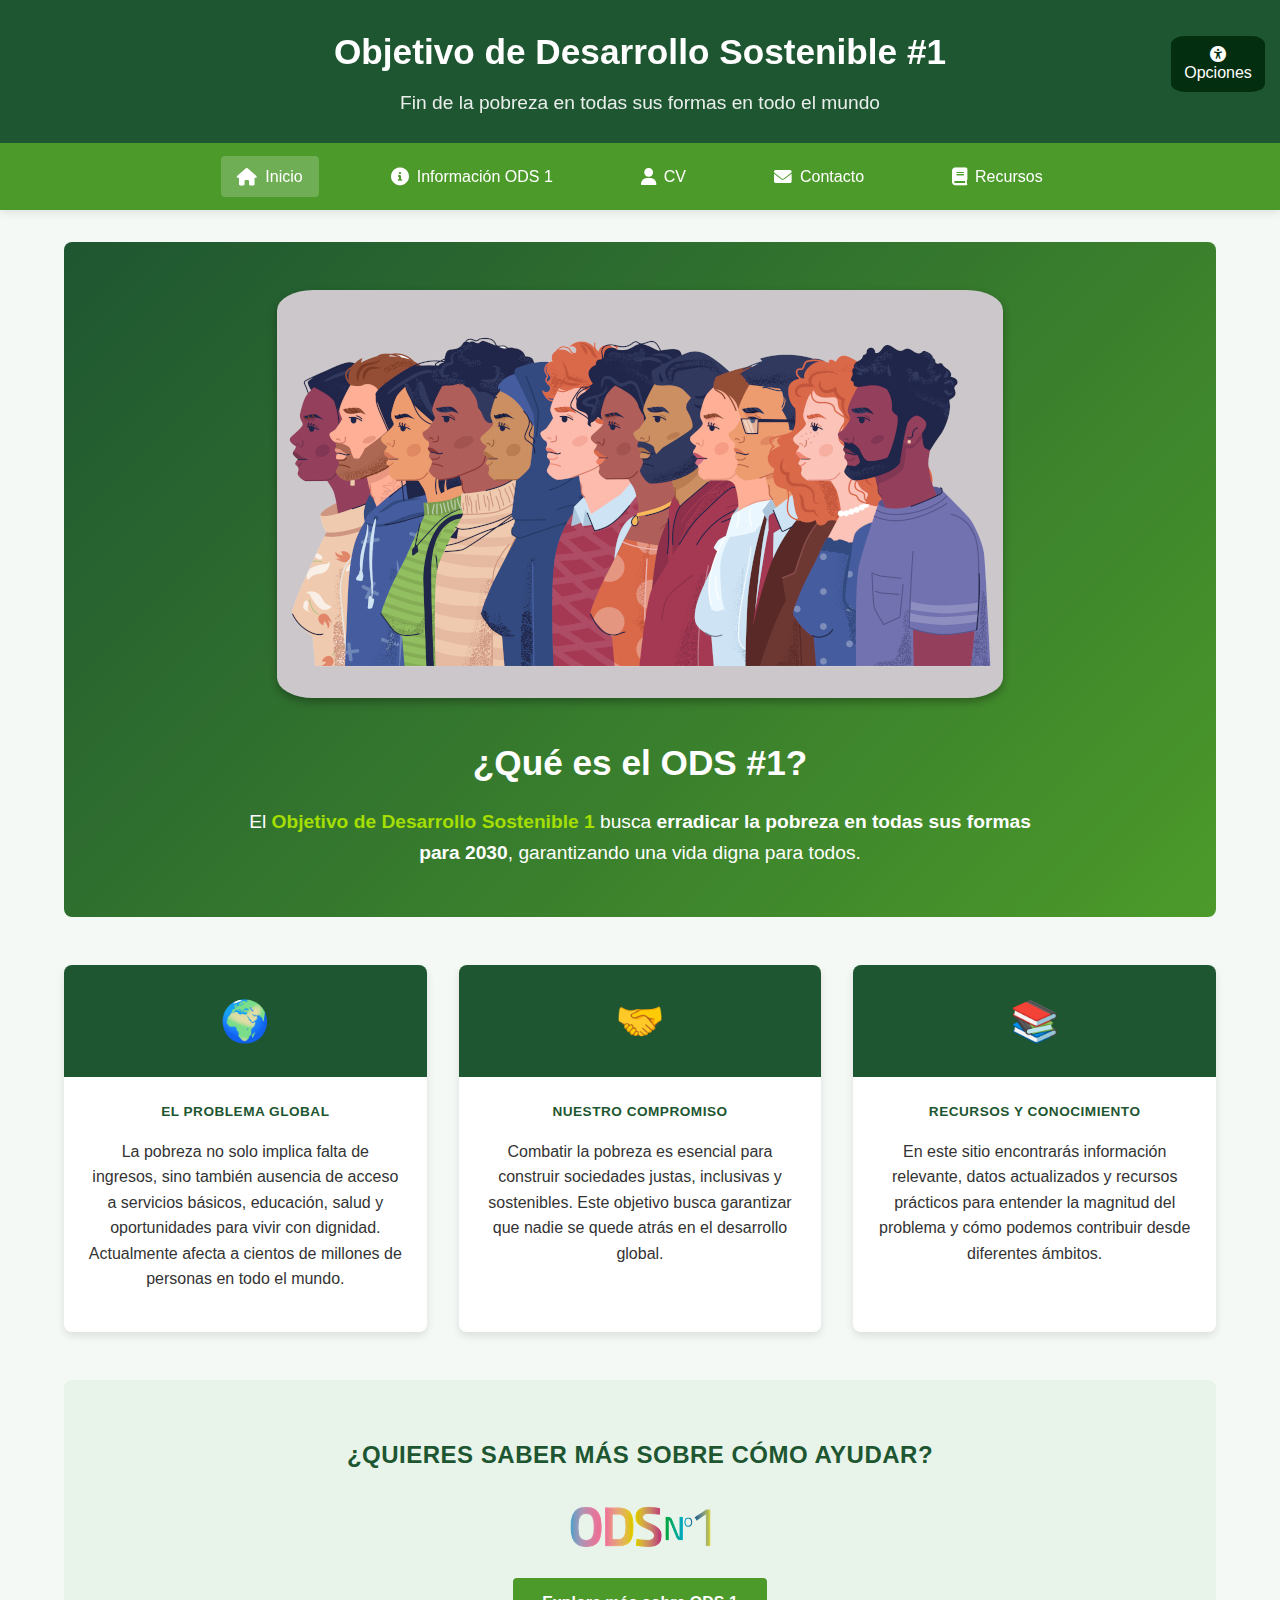
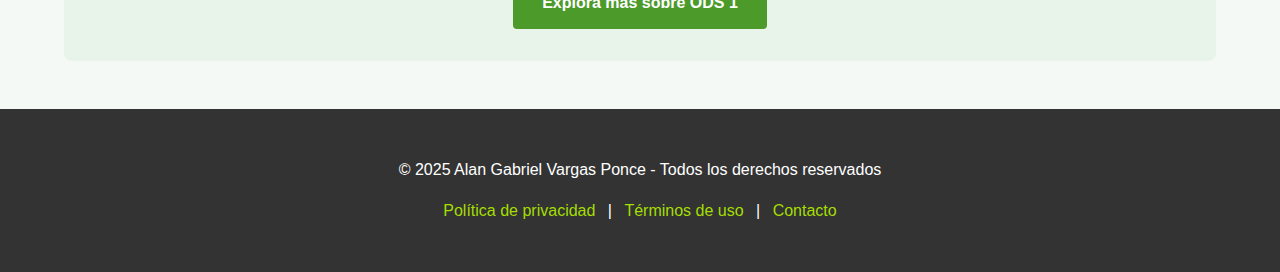
<file: index.html>
<!DOCTYPE html>
<html lang="es">
<head>
  <meta charset="UTF-8" />
  <meta name="viewport" content="width=device-width, initial-scale=1" />
  <title>ODS 1 - Fin de la pobreza</title>
  <link rel="icon" href="img/ods_icon.png"> <!-- Page icon -->
  <link rel="stylesheet" href="css/style.css" />
  <link rel="stylesheet" href="css/ods1.css" />
  <link rel="stylesheet" href="https://cdnjs.cloudflare.com/ajax/libs/font-awesome/6.0.0/css/all.min.css" />
</head>
<body>
  <div id="page-content"> <!-- Envolvemos el contenido de la page (excepto el panel de accesibilidad) con id "page-content" -->
    <header id="header-static" class="main-header">
      <div class="header-content">
        <h1>Objetivo de Desarrollo Sostenible #1</h1>
        <p class="header-subtitle">Fin de la pobreza en todas sus formas en todo el mundo</p>
      </div>
      <nav class="main-nav">
        <ul class="items">
          <li><a href="index.html" class="active"><i class="fas fa-home"></i> Inicio</a></li>
          <li><a href="ods1.html"><i class="fas fa-info-circle"></i> Información ODS 1</a></li>
          <li><a href="cv.html"><i class="fas fa-user"></i> CV</a></li>
          <li><a href="contacto.html"><i class="fas fa-envelope"></i> Contacto</a></li>
          <li><a href="recursos.html"><i class="fas fa-book"></i> Recursos</a></li>
        </ul>
      </nav>
    </header>

    <main class="ods-main-content">
      <section class="hero-section">
        <div class="hero-content">
          <div class="hero-image">
            <img src="img/example.jpg" alt="Personas de diferentes culturas unidas contra la pobreza" class="hero-img">
          </div>
          <h2>¿Qué es el ODS #1?</h2>
          <p class="intro-text">
            El <span class="highlight">Objetivo de Desarrollo Sostenible 1</span> busca <strong>erradicar la pobreza en todas sus formas para 2030</strong>, garantizando una vida digna para todos.
          </p>
        </div>
      </section>

      <!-- Rest of your HTML remains the same -->
      <section class="content-section">
        <div class="card">
          <div class="card-icon">
            <span class="icon">🌍</span>
          </div>
          <div class="card-content">
            <h3 class="title">El problema global</h3>
            <p>La pobreza no solo implica falta de ingresos, sino también ausencia de acceso a servicios básicos, educación, salud y oportunidades para vivir con dignidad. Actualmente afecta a cientos de millones de personas en todo el mundo.</p>
          </div>
        </div>

        <div class="card">
          <div class="card-icon">
            <span class="icon">🤝</span>
          </div>
          <div class="card-content">
            <h3 class="title">Nuestro compromiso</h3>
            <p>Combatir la pobreza es esencial para construir sociedades justas, inclusivas y sostenibles. Este objetivo busca garantizar que nadie se quede atrás en el desarrollo global.</p>
          </div>
        </div>

        <div class="card">
          <div class="card-icon">
            <span class="icon">📚</span>
          </div>
          <div class="card-content">
            <h3 class="title">Recursos y conocimiento</h3>
            <p>En este sitio encontrarás información relevante, datos actualizados y recursos prácticos para entender la magnitud del problema y cómo podemos contribuir desde diferentes ámbitos.</p>
          </div>
        </div>
      </section>

      <section class="call-to-action">
        <h3>¿Quieres saber más sobre cómo ayudar?</h3>
        <img src="./img/ods_1.png" alt="ODS 1" width="15%" /><br>
        <a href="ods1.html" class="cta-button">Explora más sobre ODS 1</a>
      </section>
    </main>

    <footer class="main-footer">
      <div class="footer-content">
        <p>© 2025 Alan Gabriel Vargas Ponce - Todos los derechos reservados</p>
        <p class="footer-links">
          <a href="#">Política de privacidad</a> | 
          <a href="#">Términos de uso</a> | 
          <a href="contacto.html">Contacto</a>
        </p>
      </div>
    </footer>
  </div>

  <!-- Rest of your HTML remains unchanged -->
  <!-- Accesibilidad -->
  <div id="accessibility-panel" class="accessibility-panel"> <!-- Agarramos el id en ods1.css (es hijo directo de body) -->
    <button id="accessibility-toggle" class="accessibility-toggle" aria-label="Abrir panel de accesibilidad">
      <i class="fas fa-universal-access"></i><br> <!-- Salto de linea -->
      Opciones <!-- Se imprime debajo del icon por el salto de linea -->
    </button>

    <div id="accessibility-controls" class="accessibility-controls" style="display: none;">
      <div class="accessibility-header">
        <h3>Opciones de Accesibilidad</h3>
        <button id="close-accessibility" class="close-btn" aria-label="Cerrar panel">
          <i class="fas fa-times"></i>
        </button>
      </div>
      <div class="accessibility-options">
        <div class="accessibility-group">
          <h4>Tamaño de texto</h4>
          <button onclick="changeFontSize('increase')"><i class="fas fa-text-height"></i> Aumentar</button>
          <button onclick="changeFontSize('decrease')"><i class="fas fa-text-width"></i> Disminuir</button>
          <button onclick="resetFontSize()"><i class="fas fa-undo"></i> Restablecer</button>
        </div>
        
        <div class="accessibility-group">
          <h4>Tipo de fuente</h4>
          <select onchange="changeFontFamily(this.value)">
            <option value="default">Predeterminada</option>
            <option value="times">Times New Roman</option>
            <option value="Courier New">Comic Sans MS</option>
          </select>
        </div>
        
        <div class="accessibility-group">
          <h4>Visualización</h4>
          <button onclick="toggleDarkMode()"><i class="fas fa-moon"></i> Modo Oscuro</button>
          <button onclick="toggleHighContrast()"><i class="fas fa-adjust"></i> Alto Contraste</button>
          <button onclick="toggleColorBlindFilter()"><i class="fas fa-eye"></i> Filtro Daltonismo</button>
        </div>
        
        <div class="accessibility-group">
          <h4>Opciones avanzadas</h4>
          <button onclick="toggleCursor()"><i class="fas fa-mouse-pointer"></i> Cursor Grande</button>
          <button onclick="toggleImages()"><i class="fas fa-image"></i> Ocultar Imágenes</button>
          <button onclick="toggleLinks()"><i class="fas fa-link"></i> Resaltar Links</button>
        </div>
        
        <div class="accessibility-group">
          <button onclick="resetAccessibility()" class="reset-btn"><i class="fas fa-sync-alt"></i> Restablecer todo</button>
          <button onclick="saveSettings()" class="save-btn"><i class="fas fa-save"></i> Guardar configuración</button>
        </div>
      </div>
    </div>
  </div>
  

  
  <script src="js/accessibility.js"></script>
</body>
</html>
</file>
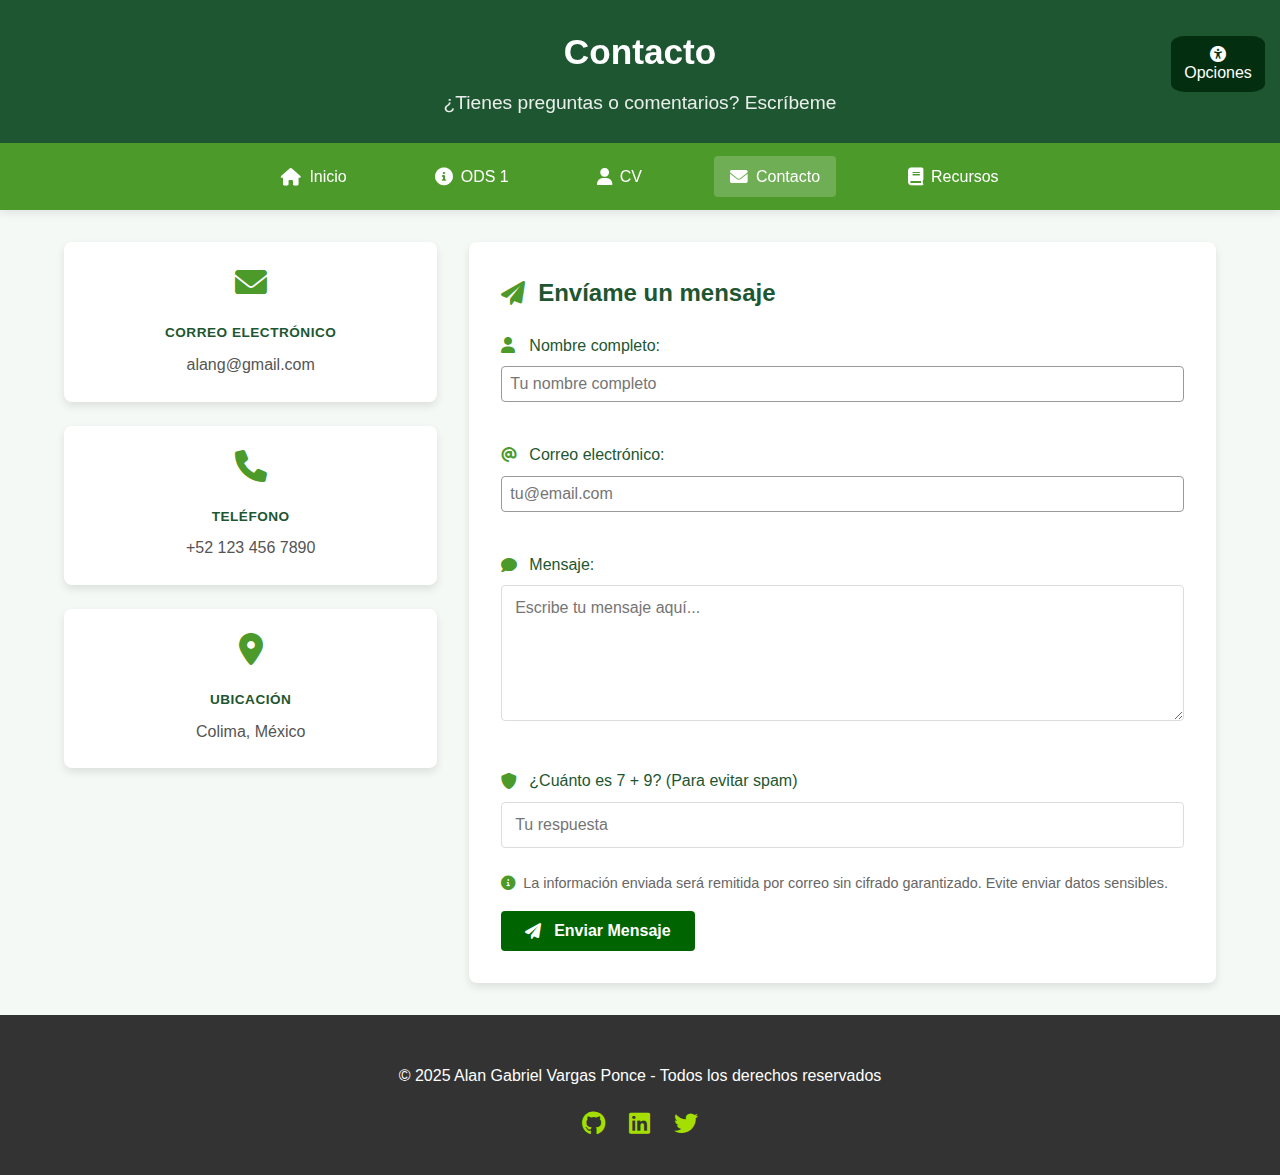
<file: contacto.html>
<!DOCTYPE html>
<html lang="es">
<head>
  <meta charset="UTF-8" />
  <meta name="viewport" content="width=device-width, initial-scale=1" />
  <title>Contacto - Alan Gabriel Vargas Ponce</title>
  <link rel="icon" href="img/ods_icon.png"> <!-- Page icon -->
  <link rel="stylesheet" href="css/style.css" />
  <link rel="stylesheet" href="css/contacto.css" />
  <link rel="stylesheet" href="https://cdnjs.cloudflare.com/ajax/libs/font-awesome/6.0.0/css/all.min.css" />
</head>
<body>
  <div id="page-content"> <!-- Envolvemos el contenido de la page (excepto el panel de accesibilidad) con id "page-content" -->
    <header id="header-static" class="contact-header">
      <div class="header-content">
        <h1>Contacto</h1>
        <p class="header-subtitle">¿Tienes preguntas o comentarios? Escríbeme</p>
      </div>
      <nav class="main-nav">
        <ul>
          <li><a href="index.html"><i class="fas fa-home"></i> Inicio</a></li>
          <li><a href="ods1.html"><i class="fas fa-info-circle"></i> ODS 1</a></li>
          <li><a href="cv.html"><i class="fas fa-user"></i> CV</a></li>
          <li><a href="contacto.html" class="active"><i class="fas fa-envelope"></i> Contacto</a></li>
          <li><a href="recursos.html"><i class="fas fa-book"></i> Recursos</a></li>
        </ul>
      </nav>
    </header>

    <main class="contact-main">
      <div class="contact-container">
        <section class="contact-info">
          <div class="info-card">
            <i class="fas fa-envelope"></i>
            <h3>Correo Electrónico</h3>
            <p>alang@gmail.com</p>
          </div>
          <div class="info-card">
            <i class="fas fa-phone"></i>
            <h3>Teléfono</h3>
            <p>+52 123 456 7890</p>
          </div>
          <div class="info-card">
            <i class="fas fa-map-marker-alt"></i>
            <h3>Ubicación</h3>
            <p>Colima, México</p>
          </div>
        </section>

        <form id="contact-form" class="contact-form" action="https://formspree.io/f/xkgrlyee" method="POST" onsubmit="return validateForm()">
          <h2 class="form-title"><i class="fas fa-paper-plane"></i> Envíame un mensaje</h2>
          
          <div class="form-group">
            <label for="name"><i class="fas fa-user"></i> Nombre completo:</label>
            <input type="text" id="name" name="name" required placeholder="Tu nombre completo" />
          </div>
          
          <div class="form-group">
            <label for="email"><i class="fas fa-at"></i> Correo electrónico:</label>
            <input type="email" id="email" name="_replyto" required placeholder="tu@email.com" />
          </div>
          
          <div class="form-group">
            <label for="message"><i class="fas fa-comment"></i> Mensaje:</label>
            <textarea id="message" name="message" rows="6" required placeholder="Escribe tu mensaje aquí..."></textarea>
          </div>
          
          <div class="form-group">
            <label for="captcha" id="captcha-label"><i class="fas fa-shield-alt"></i> ¿Cuánto es 3 + 4? (Para evitar spam)</label>
            <input type="number" id="captcha" name="captcha" required placeholder="Tu respuesta" />
          </div>

          
          <div class="form-footer">
            <small><i class="fas fa-info-circle"></i> La información enviada será remitida por correo sin cifrado garantizado. Evite enviar datos sensibles.</small>
            <button type="submit" class="submit-btn">
              <i class="fas fa-paper-plane"></i> Enviar Mensaje
            </button>
          </div>
        </form>
      </div>
    </main>

    <footer class="contact-footer">
      <div class="footer-content">
        <p>© 2025 Alan Gabriel Vargas Ponce - Todos los derechos reservados</p>
        <div class="social-links">
          <a href="#" aria-label="GitHub"><i class="fab fa-github"></i></a>
          <a href="#" aria-label="LinkedIn"><i class="fab fa-linkedin"></i></a>
          <a href="#" aria-label="Twitter"><i class="fab fa-twitter"></i></a>
        </div>
      </div>
    </footer>

    <script src="js/accessibility.js"></script>
    <script>
      function validateForm() {
        const name = document.getElementById('name').value.trim();
        const email = document.getElementById('email').value.trim();
        const message = document.getElementById('message').value.trim();
        const captcha = document.getElementById('captcha').value.trim();

        const emailRegex = /^[^\s@]+@[^\s@]+\.[^\s@]+$/;
        if (!name || !email || !message || !captcha) {
          alert('Por favor, completa todos los campos.');
          return false;
        }
        if (!emailRegex.test(email)) {
          alert('Por favor, ingresa un correo válido.');
          return false;
        }
        if (captcha !== '7') {
          alert('Respuesta incorrecta en la pregunta anti-spam.');
          return false;
        }

        const forbiddenChars = /[{}\[\]<>\"'\/]/;
        if (forbiddenChars.test(name) || forbiddenChars.test(message)) {
          alert('Por favor, no utilices caracteres especiales');
          return false;
        }
        
        // Mostrar mensaje de éxito
        alert('¡Mensaje enviado con éxito! Gracias por contactarme.');
        return true;
      }
    </script>

    <script>
      // Variables globales para los números y la suma correcta
      let num1, num2, correctSum;

      // Función para generar una suma nueva y actualizar el label
      function generateCaptcha() {
        num1 = Math.floor(Math.random() * 10) + 1; // 1 a 10
        num2 = Math.floor(Math.random() * 10) + 1; // 1 a 10
        correctSum = num1 + num2;

        const label = document.getElementById('captcha-label');
        if (label) {
          label.innerHTML = `<i class="fas fa-shield-alt"></i> ¿Cuánto es ${num1} + ${num2}? (Para evitar spam)`;
        }
      }

      // Llama a generateCaptcha cuando cargue la página
      document.addEventListener('DOMContentLoaded', generateCaptcha);

      // Modificar la validación para usar la suma dinámica
      function validateForm() {
        const name = document.getElementById('name').value.trim();
        const email = document.getElementById('email').value.trim();
        const message = document.getElementById('message').value.trim();
        const captcha = document.getElementById('captcha').value.trim();

        const emailRegex = /^[^\s@]+@[^\s@]+\.[^\s@]+$/;
        if (!name || !email || !message || !captcha) {
          alert('Por favor, completa todos los campos.');
          return false;
        }
        if (!emailRegex.test(email)) {
          alert('Por favor, ingresa un correo válido.');
          return false;
        }

        // Validar la respuesta del captcha comparando con correctSum
        if (parseInt(captcha, 10) !== correctSum) {
          alert('Respuesta incorrecta en la pregunta anti-spam.');
          return false;
        }

        const forbiddenChars = /[{}\[\]<>\"'\/]/;
        if (forbiddenChars.test(name) || forbiddenChars.test(message)) {
          alert('Por favor, no utilices caracteres especiales');
          return false;
        }
        
        // Mostrar mensaje de éxito
        alert('¡Mensaje enviado con éxito! Gracias por contactarme.');
        return true;
      }
    </script>

  </div>

  <!-- Accesibilidad -->
  <div id="accessibility-panel" class="accessibility-panel"> <!-- Agarramos el id en ods1.css (es hijo directo de body) -->
    <button id="accessibility-toggle" class="accessibility-toggle" aria-label="Abrir panel de accesibilidad">
      <i class="fas fa-universal-access"></i><br> <!-- Salto de linea -->
      Opciones <!-- Se imprime debajo del icon por el salto de linea -->
    </button>

    <div id="accessibility-controls" class="accessibility-controls" style="display: none;">
      <div class="accessibility-header">
        <h3>Opciones de Accesibilidad</h3>
        <button id="close-accessibility" class="close-btn" aria-label="Cerrar panel">
          <i class="fas fa-times"></i>
        </button>
      </div>
      <div class="accessibility-options">
        <div class="accessibility-group">
          <h4>Tamaño de texto</h4>
          <button onclick="changeFontSize('increase')"><i class="fas fa-text-height"></i> Aumentar</button>
          <button onclick="changeFontSize('decrease')"><i class="fas fa-text-width"></i> Disminuir</button>
          <button onclick="resetFontSize()"><i class="fas fa-undo"></i> Restablecer</button>
        </div>
        
        <div class="accessibility-group">
          <h4>Tipo de fuente</h4>
          <select onchange="changeFontFamily(this.value)">
            <option value="default">Predeterminada</option>
            <option value="times">Times New Roman</option>
            <option value="comic">Comic Sans MS</option>
          </select>
        </div>
        
        <div class="accessibility-group">
          <h4>Visualización</h4>
          <button onclick="toggleDarkMode()"><i class="fas fa-moon"></i> Modo Oscuro</button>
          <button onclick="toggleHighContrast()"><i class="fas fa-adjust"></i> Alto Contraste</button>
          <button onclick="toggleColorBlindFilter()"><i class="fas fa-eye"></i> Filtro Daltonismo</button>
        </div>
        
        <div class="accessibility-group">
          <h4>Opciones avanzadas</h4>
          <button onclick="toggleCursor()"><i class="fas fa-mouse-pointer"></i> Cursor Grande</button>
          <button onclick="toggleImages()"><i class="fas fa-image"></i> Ocultar Imágenes</button>
          <button onclick="toggleLinks()"><i class="fas fa-link"></i> Resaltar Links</button>
        </div>
        
        <div class="accessibility-group">
          <button onclick="resetAccessibility()" class="reset-btn"><i class="fas fa-sync-alt"></i> Restablecer todo</button>
          <button onclick="saveSettings()" class="save-btn"><i class="fas fa-save"></i> Guardar configuración</button>
        </div>
      </div>
    </div>
  </div>

</body>
</html>
</file>
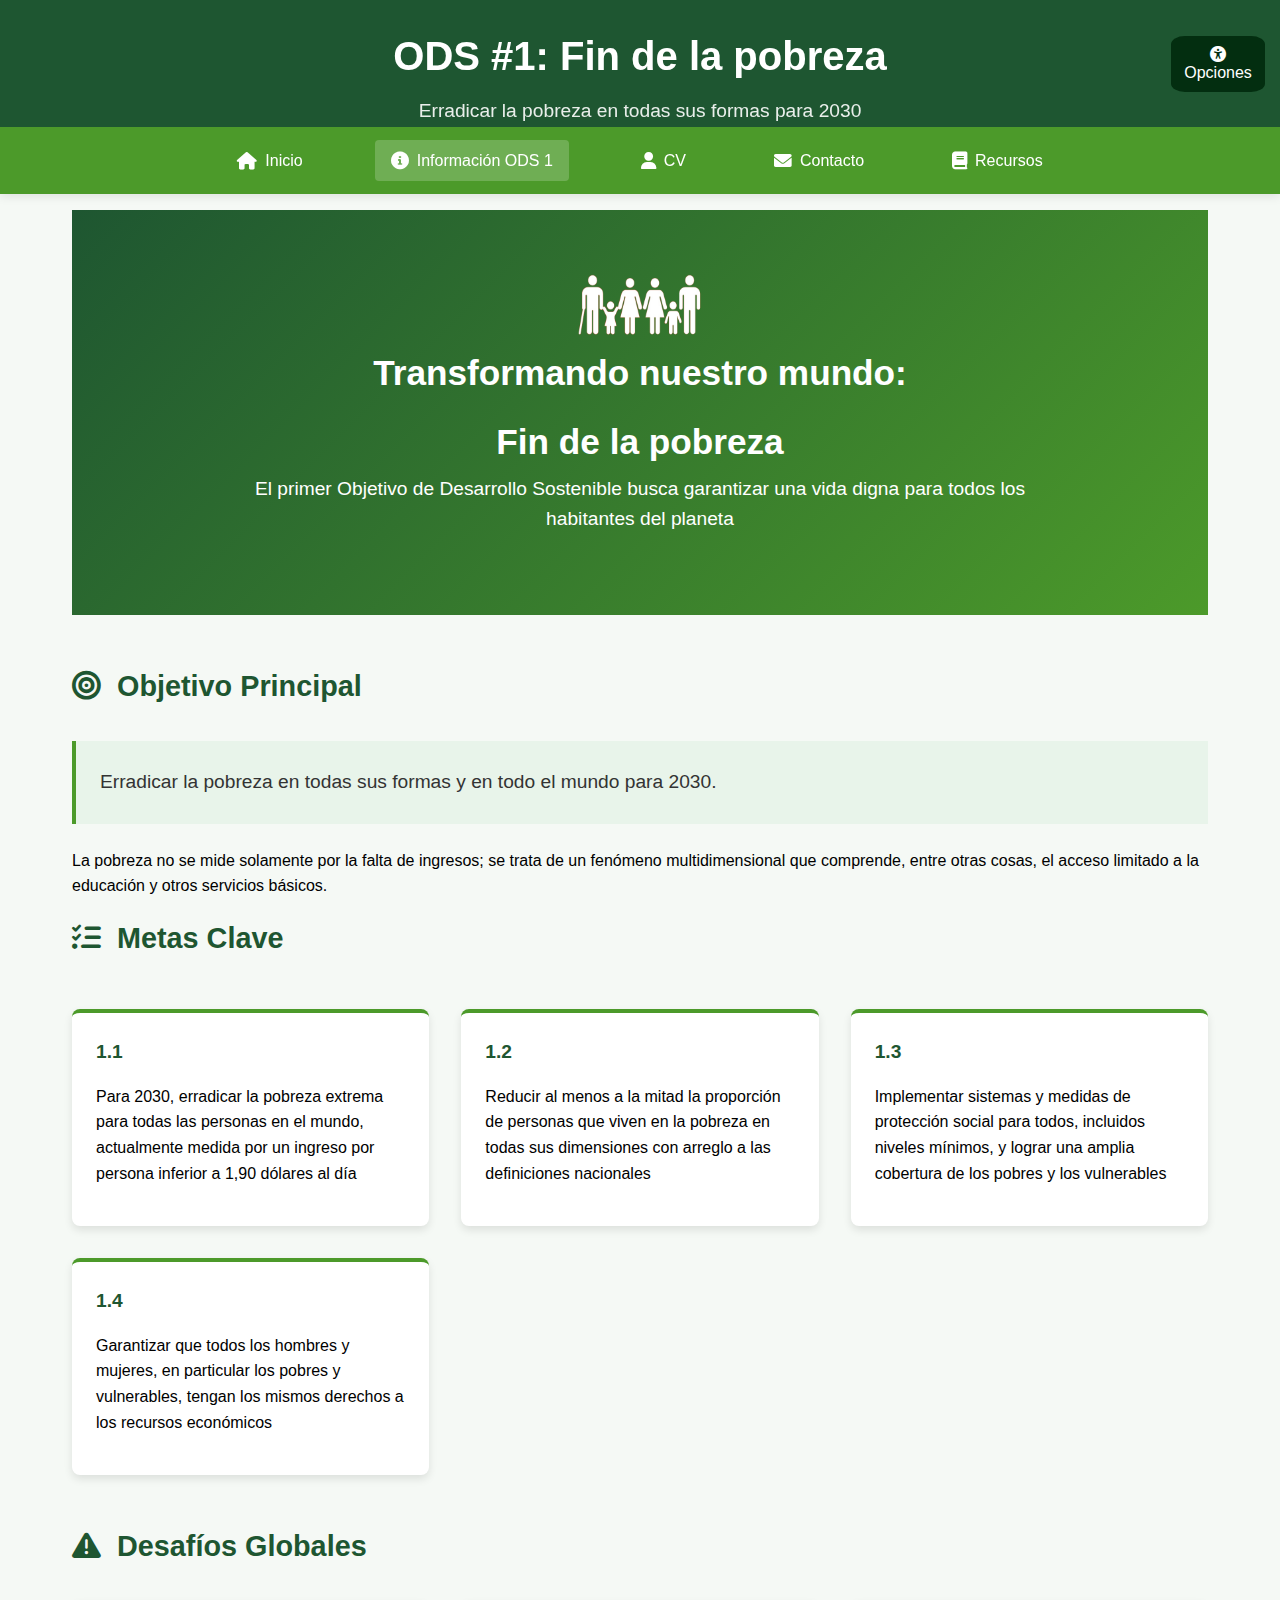
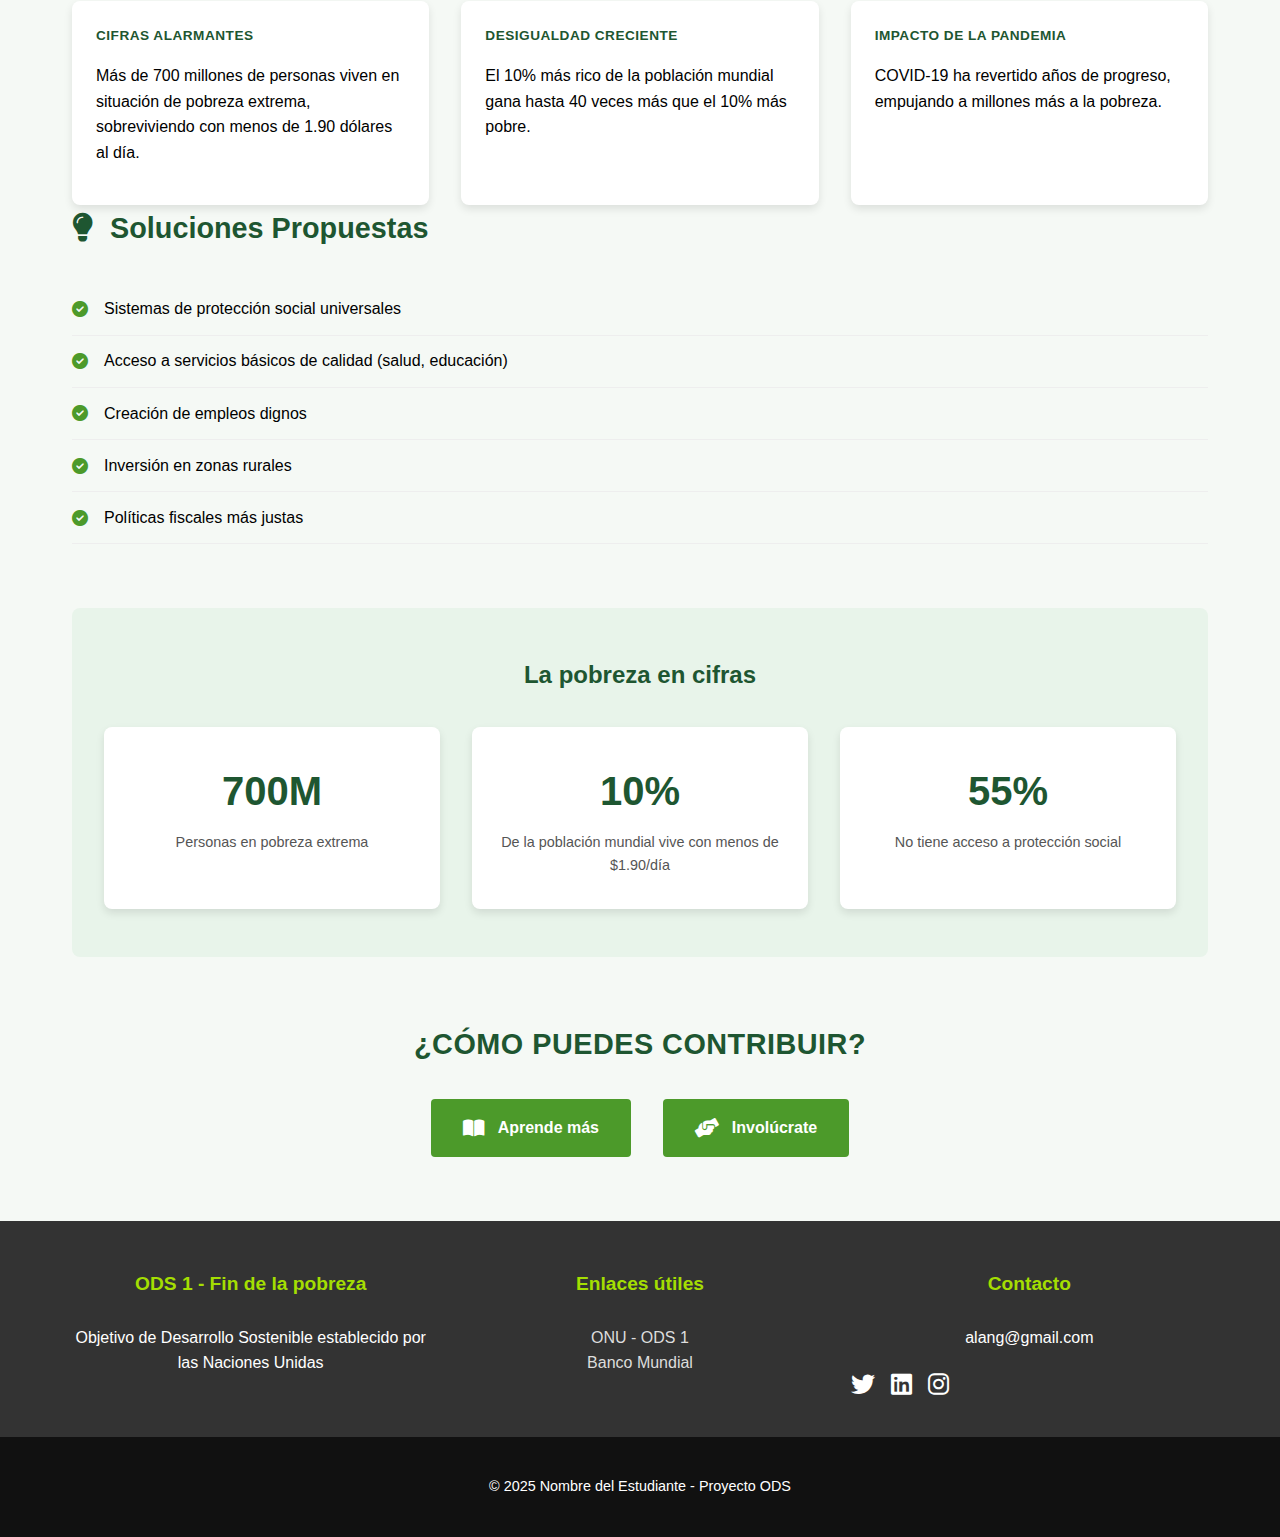
<file: ods1.html>
<!DOCTYPE html>
<html lang="es">
<head>
  <meta charset="UTF-8" />
  <meta name="viewport" content="width=device-width, initial-scale=1" />
  <title>Información ODS 1 - Fin de la pobreza</title>
  <link rel="icon" href="img/ods_icon.png"> <!-- Page icon -->
  <link rel="stylesheet" href="css/style.css" />
  <link rel="stylesheet" href="css/ods1-details.css" />
  <link rel="stylesheet" href="https://cdnjs.cloudflare.com/ajax/libs/font-awesome/6.0.0/css/all.min.css" />
</head>
<body>
  <div id="page-content"> <!-- Envolvemos el contenido de la page (excepto el panel de accesibilidad) con id "page-content" -->
    <header id="header-static" class="ods-header">
      <div class="header-content">
        <h1>ODS #1: Fin de la pobreza</h1>
        <p class="header-subtitle">Erradicar la pobreza en todas sus formas para 2030</p>
      </div>
      <nav class="main-nav">
        <ul>
          <li><a href="index.html"><i class="fas fa-home"></i> Inicio</a></li>
          <li><a href="ods1.html" class="active"><i class="fas fa-info-circle"></i> Información ODS 1</a></li>
          <li><a href="cv.html"><i class="fas fa-user"></i> CV</a></li>
          <li><a href="contacto.html"><i class="fas fa-envelope"></i> Contacto</a></li>
          <li><a href="recursos.html"><i class="fas fa-book"></i> Recursos</a></li>
        </ul>
      </nav>
    </header>

    <main class="ods-main">
      <section class="hero-banner">
        <img src="./img/objetivo1.png" alt="ODS 1" />
        <div class="hero-content">
          <h2>Transformando nuestro mundo:</h2>
          <h2>Fin de la pobreza</h2>
          <p>El primer Objetivo de Desarrollo Sostenible busca garantizar una vida digna para todos los habitantes del planeta</p>
        </div>
      </section>

      <article class="ods-content">
        <section class="objective-section">
          <div class="section-header">
            <i class="fas fa-bullseye"></i>
            <h2>Objetivo Principal</h2>
          </div>
          <p class="highlight-text">Erradicar la pobreza en todas sus formas y en todo el mundo para 2030.</p>
          <p>La pobreza no se mide solamente por la falta de ingresos; se trata de un fenómeno multidimensional que comprende, entre otras cosas, el acceso limitado a la educación y otros servicios básicos.</p>
        </section>

        <section class="targets-section">
          <div class="section-header">
            <i class="fas fa-list-check"></i>
            <h2>Metas Clave</h2>
          </div>
          <div class="targets-grid">
            <div class="target-card">
              <div class="target-number">1.1</div>
              <p>Para 2030, erradicar la pobreza extrema para todas las personas en el mundo, actualmente medida por un ingreso por persona inferior a 1,90 dólares al día</p>
            </div>
            <div class="target-card">
              <div class="target-number">1.2</div>
              <p>Reducir al menos a la mitad la proporción de personas que viven en la pobreza en todas sus dimensiones con arreglo a las definiciones nacionales</p>
            </div>
            <div class="target-card">
              <div class="target-number">1.3</div>
              <p>Implementar sistemas y medidas de protección social para todos, incluidos niveles mínimos, y lograr una amplia cobertura de los pobres y los vulnerables</p>
            </div>
            <div class="target-card">
              <div class="target-number">1.4</div>
              <p>Garantizar que todos los hombres y mujeres, en particular los pobres y vulnerables, tengan los mismos derechos a los recursos económicos</p>
            </div>
          </div>
        </section>

        <section class="challenges-section">
          <div class="section-header">
            <i class="fas fa-exclamation-triangle"></i>
            <h2>Desafíos Globales</h2>
          </div>
          <div class="challenges-content">
            <div class="challenge-item">
              <h3>Cifras alarmantes</h3>
              <p>Más de 700 millones de personas viven en situación de pobreza extrema, sobreviviendo con menos de 1.90 dólares al día.</p>
            </div>
            <div class="challenge-item">
              <h3>Desigualdad creciente</h3>
              <p>El 10% más rico de la población mundial gana hasta 40 veces más que el 10% más pobre.</p>
            </div>
            <div class="challenge-item">
              <h3>Impacto de la pandemia</h3>
              <p>COVID-19 ha revertido años de progreso, empujando a millones más a la pobreza.</p>
            </div>
          </div>
        </section>

        <section class="solutions-section">
          <div class="section-header">
            <i class="fas fa-lightbulb"></i>
            <h2>Soluciones Propuestas</h2>
          </div>
          <ul class="solutions-list">
            <li><i class="fas fa-check-circle"></i> Sistemas de protección social universales</li>
            <li><i class="fas fa-check-circle"></i> Acceso a servicios básicos de calidad (salud, educación)</li>
            <li><i class="fas fa-check-circle"></i> Creación de empleos dignos</li>
            <li><i class="fas fa-check-circle"></i> Inversión en zonas rurales</li>
            <li><i class="fas fa-check-circle"></i> Políticas fiscales más justas</li>
          </ul>
        </section>
      </article>

      <section class="data-visualization">
        <h2>La pobreza en cifras</h2>
        <div class="stats-grid">
          <div class="stat-item">
            <div class="stat-number">700M</div>
            <div class="stat-label">Personas en pobreza extrema</div>
          </div>
          <div class="stat-item">
            <div class="stat-number">10%</div>
            <div class="stat-label">De la población mundial vive con menos de $1.90/día</div>
          </div>
          <div class="stat-item">
            <div class="stat-number">55%</div>
            <div class="stat-label">No tiene acceso a protección social</div>
          </div>
        </div>
      </section>

      <section class="call-to-action">
        <h3>¿Cómo puedes contribuir?</h3>
        <div class="action-buttons">
          <a href="recursos.html" class="action-btn"><i class="fas fa-book-open"></i> Aprende más</a>
          <a href="contacto.html" class="action-btn"><i class="fas fa-hands-helping"></i> Involúcrate</a>
        </div>
      </section>
    </main>

    <footer class="ods-footer">
      <div class="footer-content">
        <div class="footer-section">
          <h4>ODS 1 - Fin de la pobreza</h4>
          <p>Objetivo de Desarrollo Sostenible establecido por las Naciones Unidas</p>
        </div>
        <div class="footer-section">
          <h4>Enlaces útiles</h4>
          <ul>
            <li><a href="https://www.un.org/sustainabledevelopment/es/poverty/" target="_blank">ONU - ODS 1</a></li>
            <li><a href="https://www.bancomundial.org/es/topic/poverty" target="_blank">Banco Mundial</a></li>
          </ul>
        </div>
        <div class="footer-section">
          <h4>Contacto</h4>
          <p>alang@gmail.com</p>
          <div class="social-icons">
            <a href="#"><i class="fab fa-twitter"></i></a>
            <a href="#"><i class="fab fa-linkedin"></i></a>
            <a href="#"><i class="fab fa-instagram"></i></a>
          </div>
        </div>
      </div>
      <div class="footer-bottom">
        <p>© 2025 Nombre del Estudiante - Proyecto ODS</p>
      </div>
    </footer>
  </div>

  <!-- Accesibilidad -->
  <div id="accessibility-panel" class="accessibility-panel"> <!-- Agarramos el id en ods1.css (es hijo directo de body) -->
    <button id="accessibility-toggle" class="accessibility-toggle" aria-label="Abrir panel de accesibilidad">
      <i class="fas fa-universal-access"></i><br> <!-- Salto de linea -->
      Opciones <!-- Se imprime debajo del icon por el salto de linea -->
    </button>

    <div id="accessibility-controls" class="accessibility-controls" style="display: none;">
      <div class="accessibility-header">
        <h3>Opciones de Accesibilidad</h3>
        <button id="close-accessibility" class="close-btn" aria-label="Cerrar panel">
          <i class="fas fa-times"></i>
        </button>
      </div>
      <div class="accessibility-options">
        <div class="accessibility-group">
          <h4>Tamaño de texto</h4>
          <button onclick="changeFontSize('increase')"><i class="fas fa-text-height"></i> Aumentar</button>
          <button onclick="changeFontSize('decrease')"><i class="fas fa-text-width"></i> Disminuir</button>
          <button onclick="resetFontSize()"><i class="fas fa-undo"></i> Restablecer</button>
        </div>
        
        <div class="accessibility-group">
          <h4>Tipo de fuente</h4>
          <select onchange="changeFontFamily(this.value)">
            <option value="default">Predeterminada</option>
            <option value="times">Times New Roman</option>
            <option value="comic">Comic Sans MS</option>
          </select>
        </div>
        
        <div class="accessibility-group">
          <h4>Visualización</h4>
          <button onclick="toggleDarkMode()"><i class="fas fa-moon"></i> Modo Oscuro</button>
          <button onclick="toggleHighContrast()"><i class="fas fa-adjust"></i> Alto Contraste</button>
          <button onclick="toggleColorBlindFilter()"><i class="fas fa-eye"></i> Filtro Daltonismo</button>
        </div>
        
        <div class="accessibility-group">
          <h4>Opciones avanzadas</h4>
          <button onclick="toggleCursor()"><i class="fas fa-mouse-pointer"></i> Cursor Grande</button>
          <button onclick="toggleImages()"><i class="fas fa-image"></i> Ocultar Imágenes</button>
          <button onclick="toggleLinks()"><i class="fas fa-link"></i> Resaltar Links</button>
        </div>
        
        <div class="accessibility-group">
          <button onclick="resetAccessibility()" class="reset-btn"><i class="fas fa-sync-alt"></i> Restablecer todo</button>
          <button onclick="saveSettings()" class="save-btn"><i class="fas fa-save"></i> Guardar configuración</button>
        </div>
      </div>
    </div>
  </div>

  <script src="js/accessibility.js"></script>
</body>
</html>
</file>
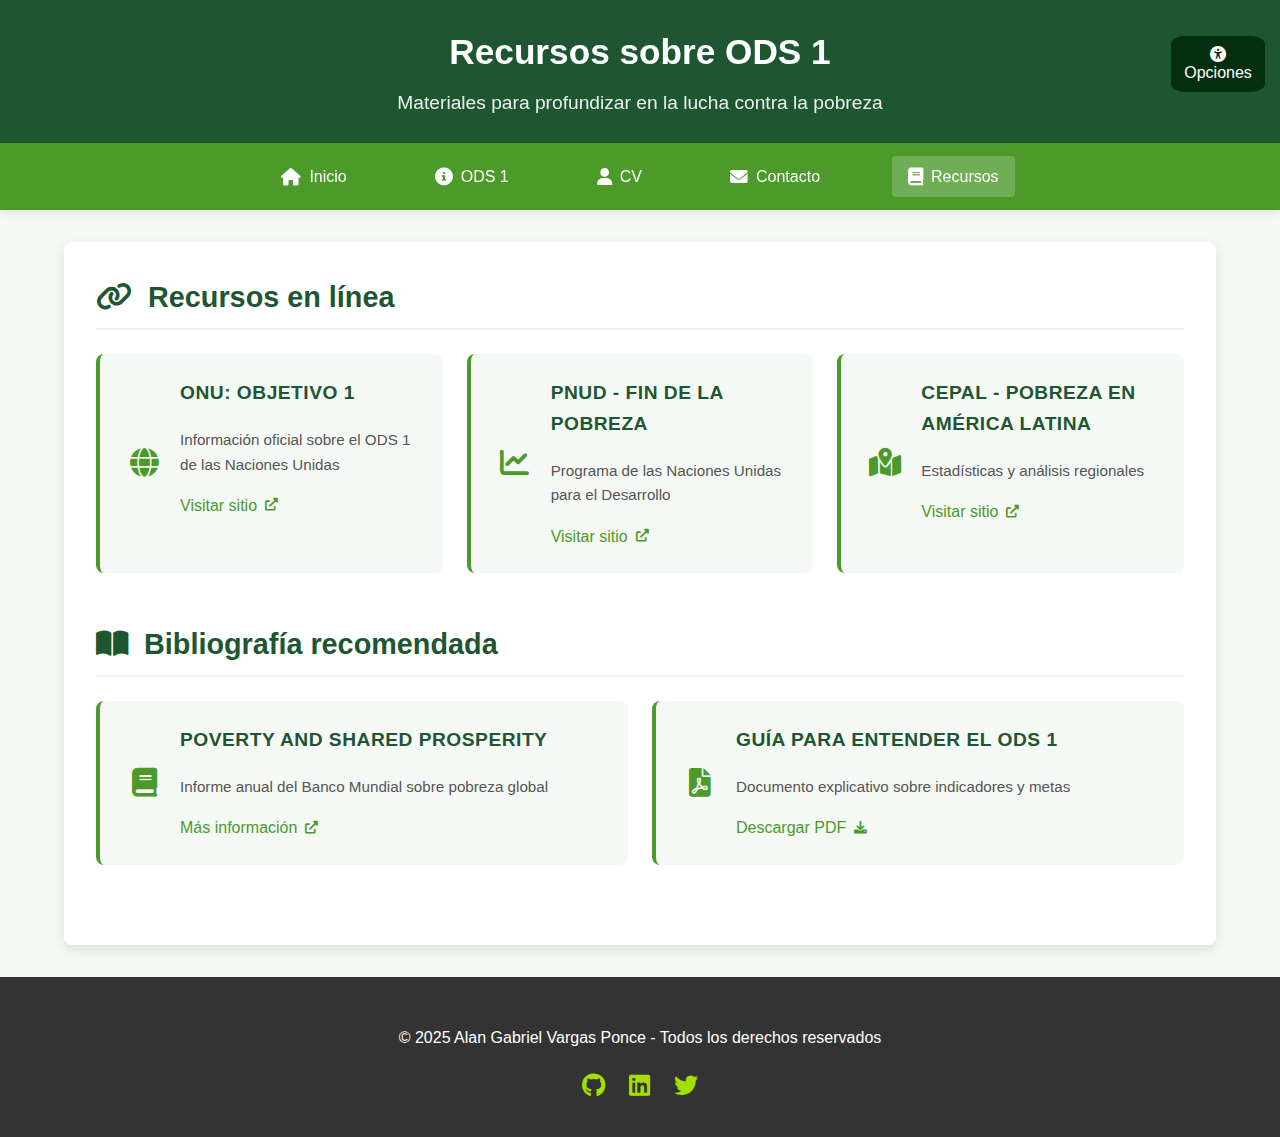
<file: recursos.html>
<!DOCTYPE html>
<html lang="es">
<head>
  <meta charset="UTF-8" />
  <meta name="viewport" content="width=device-width, initial-scale=1" />
  <title>Recursos ODS 1 - Fin de la Pobreza</title>
  <link rel="icon" href="img/ods_icon.png"> <!-- Page icon -->
  <link rel="stylesheet" href="css/style.css" />
  <link rel="stylesheet" href="css/recursos.css" />
  <link rel="stylesheet" href="https://cdnjs.cloudflare.com/ajax/libs/font-awesome/6.0.0/css/all.min.css" />
</head>
<body>
  <div id="page-content"> <!-- Envolvemos el contenido de la page (excepto el panel de accesibilidad) con id "page-content" -->
    <header id="header-static" class="resources-header">
      <div class="header-content">
        <h1>Recursos sobre ODS 1</h1>
        <p class="header-subtitle">Materiales para profundizar en la lucha contra la pobreza</p>
      </div>
      <nav class="main-nav">
        <ul>
          <li><a href="index.html"><i class="fas fa-home"></i> Inicio</a></li>
          <li><a href="ods1.html"><i class="fas fa-info-circle"></i> ODS 1</a></li>
          <li><a href="cv.html"><i class="fas fa-user"></i> CV</a></li>
          <li><a href="contacto.html"><i class="fas fa-envelope"></i> Contacto</a></li>
          <li><a href="recursos.html" class="active"><i class="fas fa-book"></i> Recursos</a></li>
        </ul>
      </nav>
    </header>

    <main class="resources-main">
      <div class="resources-container">
        <section class="resource-section">
          <div class="section-header">
            <i class="fas fa-link"></i>
            <h2>Recursos en línea</h2>
          </div>
          <div class="resource-grid">
            <div class="resource-card">
              <div class="resource-icon">
                <i class="fas fa-globe"></i>
              </div>
              <div class="resource-content">
                <h3>ONU: Objetivo 1</h3>
                <p>Información oficial sobre el ODS 1 de las Naciones Unidas</p>
                <a href="https://www.un.org/sustainabledevelopment/poverty/" target="_blank" rel="noopener noreferrer" class="resource-link">
                  Visitar sitio <i class="fas fa-external-link-alt"></i>
                </a>
              </div>
            </div>
            
            <div class="resource-card">
              <div class="resource-icon">
                <i class="fas fa-chart-line"></i>
              </div>
              <div class="resource-content">
                <h3>PNUD - Fin de la Pobreza</h3>
                <p>Programa de las Naciones Unidas para el Desarrollo</p>
                <a href="https://www.undp.org/content/undp/en/home/sustainable-development-goals/goal-1-no-poverty.html" target="_blank" rel="noopener noreferrer" class="resource-link">
                  Visitar sitio <i class="fas fa-external-link-alt"></i>
                </a>
              </div>
            </div>
            
            <div class="resource-card">
              <div class="resource-icon">
                <i class="fas fa-map-marked-alt"></i>
              </div>
              <div class="resource-content">
                <h3>CEPAL - Pobreza en América Latina</h3>
                <p>Estadísticas y análisis regionales</p>
                <a href="https://www.cepal.org/es/temas/pobreza" target="_blank" rel="noopener noreferrer" class="resource-link">
                  Visitar sitio <i class="fas fa-external-link-alt"></i>
                </a>
              </div>
            </div>
          </div>
        </section>

        <section class="resource-section">
          <div class="section-header">
            <i class="fas fa-book-open"></i>
            <h2>Bibliografía recomendada</h2>
          </div>
          <div class="resource-grid">
            <div class="resource-card">
              <div class="resource-icon">
                <i class="fas fa-book"></i>
              </div>
              <div class="resource-content">
                <h3>Poverty and Shared Prosperity</h3>
                <p>Informe anual del Banco Mundial sobre pobreza global</p>
                <a href="https://www.worldbank.org/en/publication/poverty-and-shared-prosperity" target="_blank" rel="noopener noreferrer" class="resource-link">
                  Más información <i class="fas fa-external-link-alt"></i>
                </a>
              </div>
            </div>
            
            <div class="resource-card">
              <div class="resource-icon">
                <i class="fas fa-file-pdf"></i>
              </div>
              <div class="resource-content">
                <h3>Guía para entender el ODS 1</h3>
                <p>Documento explicativo sobre indicadores y metas</p>
                <a href="https://unstats.un.org/sdgs/report/2021/" target="_blank" rel="noopener noreferrer" class="resource-link">
                  Descargar PDF <i class="fas fa-download"></i>
                </a>
              </div>
            </div>
          </div>
        </section>
      </div>
    </main>

    <footer class="resources-footer">
      <div class="footer-content">
        <p>© 2025 Alan Gabriel Vargas Ponce - Todos los derechos reservados</p>
        <div class="footer-links">
          <a href="#" aria-label="GitHub"><i class="fab fa-github"></i></a>
          <a href="#" aria-label="LinkedIn"><i class="fab fa-linkedin"></i></a>
          <a href="#" aria-label="Twitter"><i class="fab fa-twitter"></i></a>
        </div>
      </div>
    </footer>
  </div>

  <!-- Accesibilidad -->
  <div id="accessibility-panel" class="accessibility-panel"> <!-- Agarramos el id en ods1.css (es hijo directo de body) -->
    <button id="accessibility-toggle" class="accessibility-toggle" aria-label="Abrir panel de accesibilidad">
      <i class="fas fa-universal-access"></i><br> <!-- Salto de linea -->
      Opciones <!-- Se imprime debajo del icon por el salto de linea -->
    </button>

    <div id="accessibility-controls" class="accessibility-controls" style="display: none;">
      <div class="accessibility-header">
        <h3>Opciones de Accesibilidad</h3>
        <button id="close-accessibility" class="close-btn" aria-label="Cerrar panel">
          <i class="fas fa-times"></i>
        </button>
      </div>
      <div class="accessibility-options">
        <div class="accessibility-group">
          <h4>Tamaño de texto</h4>
          <button onclick="changeFontSize('increase')"><i class="fas fa-text-height"></i> Aumentar</button>
          <button onclick="changeFontSize('decrease')"><i class="fas fa-text-width"></i> Disminuir</button>
          <button onclick="resetFontSize()"><i class="fas fa-undo"></i> Restablecer</button>
        </div>
        
        <div class="accessibility-group">
          <h4>Tipo de fuente</h4>
          <select onchange="changeFontFamily(this.value)">
            <option value="default">Predeterminada</option>
            <option value="times">Times New Roman</option>
            <option value="comic">Comic Sans MS</option>
          </select>
        </div>
        
        <div class="accessibility-group">
          <h4>Visualización</h4>
          <button onclick="toggleDarkMode()"><i class="fas fa-moon"></i> Modo Oscuro</button>
          <button onclick="toggleHighContrast()"><i class="fas fa-adjust"></i> Alto Contraste</button>
          <button onclick="toggleColorBlindFilter()"><i class="fas fa-eye"></i> Filtro Daltonismo</button>
        </div>
        
        <div class="accessibility-group">
          <h4>Opciones avanzadas</h4>
          <button onclick="toggleCursor()"><i class="fas fa-mouse-pointer"></i> Cursor Grande</button>
          <button onclick="toggleImages()"><i class="fas fa-image"></i> Ocultar Imágenes</button>
          <button onclick="toggleLinks()"><i class="fas fa-link"></i> Resaltar Links</button>
        </div>
        
        <div class="accessibility-group">
          <button onclick="resetAccessibility()" class="reset-btn"><i class="fas fa-sync-alt"></i> Restablecer todo</button>
          <button onclick="saveSettings()" class="save-btn"><i class="fas fa-save"></i> Guardar configuración</button>
        </div>
      </div>
    </div>
  </div>

  <script src="js/accessibility.js"></script>
</body>
</html>
</file>
<file: css/ods1.css>
/* General Styles */
body {
  font-family: 'Segoe UI', Tahoma, Geneva, Verdana, sans-serif;
  line-height: 1.6;
  margin: 0;
  padding: 0;
  background-color: #f5f9f5;
}

/* Navigation Styles - Updated to match ods-details-design */
.main-nav {
  background-color: #4c9a2a;
  padding: 0.8rem 0;
  margin-top: 1.5rem;
}

.main-nav ul {
  list-style: none;
  padding: 0;
  margin: 0;
  display: flex;
  justify-content: center;
  flex-wrap: wrap;
  max-width: 1200px;
  margin: 0 auto;
}

.main-nav li {
  margin: 0 1rem;
}

.main-nav a {
  color: white;
  text-decoration: none;
  font-weight: 500;
  padding: 0.5rem 1rem;
  border-radius: 4px;
  transition: background-color 0.3s;
  display: flex;
  align-items: center;
  gap: 0.5rem;
}

.main-nav a:hover, .main-nav a.active {
  background-color: rgba(255, 255, 255, 0.2);
}

.main-nav i {
  font-size: 1.1rem;
}

/* Main Content Styles */
.ods-main-content {
  max-width: 1200px;
  margin: 2rem auto;
  padding: 0 1.5rem;
}

.hero-section {
  background: linear-gradient(135deg, #1e5631 0%, #4c9a2a 100%);
  color: white;
  padding: 3rem 2rem;
  border-radius: 8px;
  margin-bottom: 2rem;
  text-align: center;
}

.hero-section h2 {
  font-size: 2.2rem;
  margin-bottom: 1rem;
}

.intro-text {
  font-size: 1.2rem;
  max-width: 800px;
  margin: 0 auto;
}

.highlight {
  color: #a4de02;
  font-weight: 600;
}

/* Card Styles */
.content-section {
  display: grid;
  grid-template-columns: repeat(auto-fit, minmax(300px, 1fr));
  gap: 2rem;
  margin: 3rem 0;
}

.card {
  background: white;
  border-radius: 8px;
  box-shadow: 0 4px 8px rgba(0, 0, 0, 0.1);
  overflow: hidden;
  transition: transform 0.3s, box-shadow 0.3s;
}

.card:hover {
  transform: translateY(-5px);
  box-shadow: 0 6px 12px rgba(0, 0, 0, 0.15);
}

.card-icon {
  background-color: #1e5631;
  color: white;
  font-size: 2.5rem;
  padding: 1.5rem;
  text-align: center;
}

.card-content {
  padding: 1.5rem;
}

.card-content p {
  color: #333;
  text-align: center;
}

.card-content h3 {
  text-align: center;
  color: #1e5631;
  margin-top: 0;
}

/* Call to Action */
.call-to-action {
  text-align: center;
  margin: 3rem 0;
  padding: 2rem;
  background-color: #e8f4ea;
  border-radius: 8px;
}

.call-to-action h3 {
  color: #1e5631;
  font-size: 1.5rem;
}

.cta-button {
  display: inline-block;
  background-color: #4c9a2a;
  color: white;
  padding: 0.8rem 1.8rem;
  border-radius: 4px;
  text-decoration: none;
  font-weight: 600;
  transition: background-color 0.3s;
  margin-top: 1rem;
}

.cta-button:hover {
  background-color: #3d7e22;
}

/* Footer Styles */
.main-footer {
  background-color: #333;
  color: white;
  padding: 2rem 0;
  text-align: center;
}

.footer-content {
  max-width: 1200px;
  margin: 0 auto;
  padding: 0 1.5rem;
}

.footer-links {
  margin-top: 1rem;
}

.footer-links a {
  color: #a4de02;
  text-decoration: none;
  margin: 0 0.5rem;
}

.footer-links a:hover {
  text-decoration: underline;
}

/* Accessibility Controls */
.accessibility-controls {
  position: fixed;
  bottom: 0;
  left: 0;
  right: 0;
  background-color: #333;
  padding: 0.8rem;
  display: flex;
  flex-wrap: wrap;
  justify-content: center;
  gap: 0.5rem;
  z-index: 1000;
}

.accessibility-controls button, 
.accessibility-controls select {
  padding: 0.5rem 0.8rem;
  border: none;
  border-radius: 4px;
  background-color: #4c9a2a;
  color: white;
  cursor: pointer;
  display: flex;
  align-items: center;
  gap: 0.5rem;
}

.accessibility-controls button:hover {
  background-color: #3d7e22;
}

.accessibility-controls i {
  font-size: 1rem;
}

/* Responsive Adjustments */
@media (max-width: 768px) {
  .header-content h1 {
    font-size: 1.8rem;
  }
  
  .hero-section h2 {
    font-size: 1.8rem;
  }
  
  .content-section {
    grid-template-columns: 1fr;
  }
  
  .main-nav li {
    margin: 0 0.5rem;
  }
  
  .main-nav a {
    padding: 0.5rem;
    font-size: 0.9rem;
  }
}

.accessibility-group h4, h3 {
  color: #fff;
  font-size: 0.85rem;
  font-weight: 600;
  text-transform: uppercase;
  letter-spacing: 0.5px;
}
</file>
<file: css/contacto.css>
/* General Styles */
body {
  font-family: 'Segoe UI', Tahoma, Geneva, Verdana, sans-serif;
  line-height: 1.6;
  
  margin: 0;
  padding: 0;
  background-color: #f5f9f5;
}

/* Navigation Styles */
.main-nav {
  background-color: #4c9a2a;
  padding: 0.8rem 0;
  margin-top: 1.5rem;
}

.main-nav ul {
  list-style: none;
  padding: 0;
  margin: 0;
  display: flex;
  justify-content: center;
  flex-wrap: wrap;
  max-width: 1200px;
  margin: 0 auto;
}

.main-nav li {
  margin: 0 1rem;
}

.main-nav a {
  color: white;
  text-decoration: none;
  font-weight: 500;
  padding: 0.5rem 1rem;
  border-radius: 4px;
  transition: background-color 0.3s;
  display: flex;
  align-items: center;
  gap: 0.5rem;
}

.main-nav a:hover, .main-nav a.active {
  background-color: rgba(255, 255, 255, 0.2);
}

.main-nav i {
  font-size: 1.1rem;
}

/* Main Content Styles */
.contact-main {
  max-width: 1200px;
  margin: 2rem auto;
  padding: 0 1.5rem;
}

.contact-container {
  display: grid;
  grid-template-columns: 1fr;
  gap: 2rem;
}

@media (min-width: 992px) {
  .contact-container {
    grid-template-columns: 1fr 2fr;
  }
}

/* Contact Info Section */
.contact-info {
  display: flex;
  flex-direction: column;
  gap: 1.5rem;
}

.info-card {
  background: white;
  padding: 1.5rem;
  border-radius: 8px;
  box-shadow: 0 4px 8px rgba(0, 0, 0, 0.1);
  text-align: center;
  transition: transform 0.3s;
}

.info-card:hover {
  transform: translateY(-5px);
}

.info-card i {
  font-size: 2rem;
  color: #4c9a2a;
  margin-bottom: 1rem;
}

.info-card h3 {
  color: #1e5631;
  margin: 0.5rem 0;
}

.info-card p {
  margin: 0;
  color: #555;
}

/* Contact Form Styles */
.contact-form {
  background: white;
  padding: 2rem;
  border-radius: 8px;
  box-shadow: 0 4px 8px rgba(0, 0, 0, 0.1);
}

.form-title {
  color: #1e5631;
  margin-top: 0;
  display: flex;
  align-items: center;
  gap: 0.8rem;
}

.form-title i {
  color: #4c9a2a;
}

.form-group {
  margin-bottom: 1.5rem;
}

.form-group label {
  display: block;
  margin-bottom: 0.5rem;
  font-weight: 500;
  color: #1e5631;
  display: flex;
  align-items: center;
  gap: 0.5rem;
}

.form-group label i {
  width: 20px;
  color: #4c9a2a;
}

.form-group input,
.form-group textarea {
  width: 100%;
  padding: 0.8rem;
  border: 1px solid #ddd;
  border-radius: 4px;
  font-family: inherit;
  font-size: 1rem;
  transition: border-color 0.3s;
}

.form-group input:focus,
.form-group textarea:focus {
  outline: none;
  border-color: #4c9a2a;
  box-shadow: 0 0 0 2px rgba(76, 154, 42, 0.2);
}

.form-group textarea {
  resize: vertical;
  min-height: 120px;
}

.form-footer {
  display: flex;
  flex-direction: column;
  gap: 1rem;
  align-items: flex-start;
}

.form-footer small {
  color: #666;
  font-size: 0.9rem;
  display: flex;
  align-items: center;
  gap: 0.5rem;
}

.form-footer small i {
  color: #4c9a2a;
}

.submit-btn {
  background-color: #4c9a2a;
  color: white;
  border: none;
  padding: 0.8rem 1.5rem;
  border-radius: 4px;
  font-size: 1rem;
  font-weight: 600;
  cursor: pointer;
  transition: background-color 0.3s;
  display: flex;
  align-items: center;
  gap: 0.8rem;
}

.submit-btn:hover {
  background-color: #3d7e22;
}

/* Footer Styles */
.contact-footer {
  background-color: #333;
  color: white;
  padding: 2rem 0;
  text-align: center;
}

.footer-content {
  max-width: 1200px;
  margin: 0 auto;
  padding: 0 1.5rem;
}

.social-links {
  margin-top: 1rem;
  display: flex;
  justify-content: center;
  gap: 1.5rem;
}

.social-links a {
  color: #a4de02;
  font-size: 1.5rem;
  transition: color 0.3s;
}

.social-links a:hover {
  color: white;
}

/* Accessibility Controls */
.accessibility-controls {
  position: fixed;
  bottom: 0;
  left: 0;
  right: 0;
  background-color: #333;
  padding: 0.8rem;
  display: flex;
  flex-wrap: wrap;
  justify-content: center;
  gap: 0.5rem;
  z-index: 1000;
}

.accessibility-controls button, 
.accessibility-controls select {
  padding: 0.5rem 0.8rem;
  border: none;
  border-radius: 4px;
  background-color: #4c9a2a;
  color: white;
  cursor: pointer;
  display: flex;
  align-items: center;
  gap: 0.5rem;
}

.accessibility-controls button:hover {
  background-color: #3d7e22;
}

.accessibility-controls i {
  font-size: 1rem;
}

/* Responsive Adjustments */
@media (max-width: 768px) {
  .header-content h1 {
    font-size: 2rem;
  }
  
  .main-nav li {
    margin: 0 0.5rem;
  }
  
  .main-nav a {
    padding: 0.5rem;
    font-size: 0.9rem;
  }
  
  .contact-info {
    grid-template-columns: 1fr;
  }
}
.accessibility-group h4, h3 {
  color: #fff;
  font-size: 0.85rem;
  font-weight: 600;
  text-transform: uppercase;
  letter-spacing: 0.5px;
}
</file>
<file: css/ods1-details.css>
/* General Styles */
body {
  font-family: 'Segoe UI', Tahoma, Geneva, Verdana, sans-serif;
  line-height: 1.6;
  margin: 0;
  padding: 0;
  background-color: #f5f9f5;
}

/* Header Styles */
.ods-header {
  background-color: #1e5631;
  color: white;
  padding: 1rem 0;
  box-shadow: 0 2px 10px rgba(0, 0, 0, 0.1);
}

.header-content {
  max-width: 1200px;
  margin: 0 auto;
  padding: 0 2rem;
  text-align: center;
}

.header-content h1 {
  margin: 0;
  font-size: 2.5rem;
}

.header-subtitle {
  font-size: 1.2rem;
  margin: 0.5rem 0 0;
  font-weight: 300;
  opacity: 0.9;
}

/* Navigation Styles */
.main-nav {
  background-color: #4c9a2a;
  padding: 0.8rem 0;
}

.main-nav ul {
  list-style: none;
  padding: 0;
  margin: 0;
  display: flex;
  justify-content: center;
  flex-wrap: wrap;
  max-width: 1200px;
  margin: 0 auto;
}

.main-nav li {
  margin: 0 1rem;
}

.main-nav a {
  color: white;
  text-decoration: none;
  font-weight: 500;
  padding: 0.5rem 1rem;
  border-radius: 4px;
  transition: background-color 0.3s;
  display: flex;
  align-items: center;
  gap: 0.5rem;
}

.main-nav a:hover, .main-nav a.active {
  background-color: rgba(255, 255, 255, 0.2);
}

.main-nav i {
  font-size: 1.1rem;
}

/* Hero Banner */
.hero-banner {
  background: linear-gradient(135deg, #1e5631 0%, #4c9a2a 100%);
  color: white;
  padding: 5rem 2rem;
  text-align: center;
  margin-bottom: 1rem;
}

.hero-banner img {
  width: 12%;
  padding: 0;
  margin: -3%;
}

.hero-content {
  max-width: 800px;
  margin: 0 auto;
}

.hero-content h2 {
  font-size: 2.2rem;
  margin-bottom: -1rem;
}

.hero-content p {
  font-size: 1.2rem;
  margin-bottom: 0;
}

/* Main Content Styles */
.ods-main {
  max-width: 1200px;
  margin: 1rem auto;
  padding: 0 2rem;
}

.ods-content {
  margin: 3rem 0;
}

.section-header {
  display: flex;
  align-items: center;
  gap: 1rem;
  margin-bottom: 2rem;
  color: #1e5631;
}

.section-header i {
  font-size: 1.8rem;
}

.section-header p {
  color: #333;
}

.section-header h2 {
  margin: 0;
  font-size: 1.8rem;
}

.highlight-text {
  font-size: 1.2rem;
  line-height: 1.8;
  background-color: #e8f4ea;
  padding: 1.5rem;
  border-left: 4px solid #4c9a2a;
  margin: 1.5rem 0;
  color: #333;
}

/* Targets Section */
.targets-grid {
  display: grid;
  grid-template-columns: repeat(auto-fit, minmax(300px, 1fr));
  gap: 2rem;
  margin: 3rem 0;
}

.target-card {
  background: white;
  border-radius: 8px;
  box-shadow: 0 4px 8px rgba(0, 0, 0, 0.1);
  padding: 1.5rem;
  transition: transform 0.3s;
  border-top: 4px solid #4c9a2a;
}

.target-card:hover {
  transform: translateY(-5px);
}

.target-number {
  font-weight: bold;
  color: #1e5631;
  font-size: 1.2rem;
  margin-bottom: 0.5rem;
}

/* Challenges Section */
.challenges-content {
  display: grid;
  grid-template-columns: repeat(auto-fit, minmax(300px, 1fr));
  gap: 2rem;
}

.challenge-item {
  background: white;
  padding: 1.5rem;
  border-radius: 8px;
  box-shadow: 0 4px 8px rgba(0, 0, 0, 0.1);
}

.challenge-item h3 {
  color: #1e5631;
  margin-top: 0;
}

/* Solutions Section */
.solutions-list {
  list-style: none;
  padding: 0;
  margin: 2rem 0;
}

.solutions-list li {
  padding: 0.8rem 0;
  border-bottom: 1px solid #eee;
  display: flex;
  align-items: center;
  gap: 1rem;
}

.solutions-list i {
  color: #4c9a2a;
}

/* Data Visualization */
.data-visualization {
  background-color: #e8f4ea;
  padding: 3rem 2rem;
  border-radius: 8px;
  margin: 4rem 0;
  text-align: center;
}

.data-visualization h2 {
  color: #1e5631;
  margin-top: 0;
}

.stats-grid {
  display: grid;
  grid-template-columns: repeat(auto-fit, minmax(200px, 1fr));
  gap: 2rem;
  margin-top: 2rem;
}

.stat-item {
  background: white;
  padding: 2rem 1rem;
  border-radius: 8px;
  box-shadow: 0 4px 8px rgba(0, 0, 0, 0.1);
}

.stat-number {
  font-size: 2.5rem;
  font-weight: bold;
  color: #1e5631;
  margin-bottom: 0.5rem;
}

.stat-label {
  font-size: 0.9rem;
  color: #555;
}

/* Call to Action */
.call-to-action {
  text-align: center;
  margin: 4rem 0;
}

.call-to-action h3 {
  color: #1e5631;
  font-size: 1.8rem;
}

.action-buttons {
  display: flex;
  justify-content: center;
  gap: 2rem;
  margin-top: 2rem;
  flex-wrap: wrap;
}

.action-btn {
  display: inline-flex;
  align-items: center;
  gap: 0.8rem;
  background-color: #4c9a2a;
  color: white;
  padding: 1rem 2rem;
  border-radius: 4px;
  text-decoration: none;
  font-weight: 600;
  transition: background-color 0.3s;
}

.action-btn:hover {
  background-color: #3d7e22;
}

.action-btn i {
  font-size: 1.2rem;
}

/* Footer Styles */
.ods-footer {
  background-color: #333;
  color: white;
  padding: 3rem 0 0;
}

.footer-content {
  max-width: 1200px;
  margin: 0 auto;
  padding: 0 2rem;
  display: grid;
  grid-template-columns: repeat(auto-fit, minmax(300px, 1fr));
  gap: 2rem;
}

.footer-section h4 {
  color: #a4de02;
  margin-top: 0;
  font-size: 1.2rem;
}

.footer-section ul {
  list-style: none;
  padding: 0;
}

.footer-section a {
  color: #ddd;
  text-decoration: none;
  transition: color 0.3s;
}

.footer-section a:hover {
  color: white;
}

.social-icons {
  display: flex;
  gap: 1rem;
  margin-top: 1rem;
}

.social-icons a {
  color: white;
  font-size: 1.5rem;
}

.footer-bottom {
  text-align: center;
  padding: 1.5rem;
  margin-top: 2rem;
  background-color: #111;
  font-size: 0.9rem;
}

/* Accessibility Controls */
.accessibility-controls {
  position: fixed;
  bottom: 0;
  left: 0;
  right: 0;
  background-color: #333;
  padding: 0.8rem;
  display: flex;
  flex-wrap: wrap;
  justify-content: center;
  gap: 0.5rem;
  z-index: 1000;
}

.accessibility-controls button, 
.accessibility-controls select {
  padding: 0.5rem 0.8rem;
  border: none;
  border-radius: 4px;
  background-color: #4c9a2a;
  color: white;
  cursor: pointer;
  display: flex;
  align-items: center;
  gap: 0.5rem;
}

.accessibility-controls button:hover {
  background-color: #3d7e22;
}

.accessibility-controls i {
  font-size: 1rem;
}

/* Responsive Adjustments */
@media (max-width: 768px) {
  .header-content h1 {
    font-size: 2rem;
  }
  
  .hero-content h2 {
    font-size: 1.8rem;
  }
  
  .main-nav li {
    margin: 0 0.3rem;
  }
  
  .main-nav a {
    padding: 0.5rem;
    font-size: 0.9rem;
  }
  
  .action-buttons {
    flex-direction: column;
    gap: 1rem;
  }
  
  .action-btn {
    justify-content: center;
  }
  
}
.accessibility-group h4, h3 {
  color: #fff;
  font-size: 0.85rem;
  font-weight: 600;
  text-transform: uppercase;
  letter-spacing: 0.5px;
}
</file>
<file: css/recursos.css>
/* General Styles */
body {
  font-family: 'Segoe UI', Tahoma, Geneva, Verdana, sans-serif;
  line-height: 1.6;
  margin: 0;
  padding: 0;
  background-color: #f5f9f5;
}

/* Navigation Styles */
.main-nav {
  background-color: #4c9a2a;
  padding: 0.8rem 0;
  margin-top: 1.5rem;
}

.main-nav ul {
  list-style: none;
  padding: 0;
  margin: 0;
  display: flex;
  justify-content: center;
  flex-wrap: wrap;
  max-width: 1200px;
  margin: 0 auto;
}

.main-nav li {
  margin: 0 1rem;
}

.main-nav a {
  color: white;
  text-decoration: none;
  font-weight: 500;
  padding: 0.5rem 1rem;
  border-radius: 4px;
  transition: background-color 0.3s;
  display: flex;
  align-items: center;
  gap: 0.5rem;
}

.main-nav a:hover, .main-nav a.active {
  background-color: rgba(255, 255, 255, 0.2);
}

.main-nav i {
  font-size: 1.1rem;
}

/* Main Content Styles */
.resources-main {
  max-width: 1200px;
  margin: 2rem auto;
  padding: 0 1.5rem;
}

.resources-container {
  background: white;
  border-radius: 8px;
  box-shadow: 0 4px 12px rgba(0, 0, 0, 0.1);
  padding: 2rem;
}

/* Resource Sections */
.resource-section {
  margin-bottom: 3rem;
}

.section-header {
  display: flex;
  align-items: center;
  gap: 1rem;
  margin-bottom: 1.5rem;
  color: #1e5631;
  border-bottom: 2px solid #e8f4ea;
  padding-bottom: 0.5rem;
}

.section-header i {
  font-size: 1.8rem;
}

.section-header h2 {
  margin: 0;
  font-size: 1.8rem;
}

/* Resource Grid */
.resource-grid {
  display: grid;
  grid-template-columns: repeat(auto-fit, minmax(300px, 1fr));
  gap: 1.5rem;
}

.resource-card {
  background: #f5f9f5;
  border-radius: 8px;
  padding: 1.5rem;
  display: flex;
  gap: 1rem;
  transition: transform 0.3s, box-shadow 0.3s;
  border-left: 4px solid #4c9a2a;
}

.resource-card:hover {
  transform: translateY(-5px);
  box-shadow: 0 6px 12px rgba(0, 0, 0, 0.1);
}

.resource-icon {
  color: #4c9a2a;
  font-size: 1.8rem;
  min-width: 40px;
  display: flex;
  align-items: center;
  justify-content: center;
}

.resource-content {
  flex: 1;
}

.resource-content h3 {
  margin-top: 0;
  color: #1e5631;
  font-size: 1.2rem;
}

.resource-content p {
  color: #555;
  margin: 0.5rem 0 1rem;
  font-size: 0.95rem;
}

.resource-link {
  display: inline-flex;
  align-items: center;
  gap: 0.5rem;
  color: #4c9a2a;
  font-weight: 500;
  text-decoration: none;
  transition: color 0.3s;
}

.resource-link:hover {
  color: #3d7e22;
  text-decoration: underline;
}

.resource-link i {
  font-size: 0.8rem;
}

/* Footer Styles */
.resources-footer {
  background-color: #333;
  color: white;
  padding: 2rem 0;
  text-align: center;
}

.footer-content {
  max-width: 1200px;
  margin: 0 auto;
  padding: 0 1.5rem;
}

.footer-links {
  margin-top: 1rem;
  display: flex;
  justify-content: center;
  gap: 1.5rem;
}

.footer-links a {
  color: #a4de02;
  font-size: 1.5rem;
  transition: color 0.3s;
}

.footer-links a:hover {
  color: white;
}

/* Accessibility Controls */
.accessibility-controls {
  position: fixed;
  bottom: 0;
  left: 0;
  right: 0;
  background-color: #333;
  padding: 0.8rem;
  display: flex;
  flex-wrap: wrap;
  justify-content: center;
  gap: 0.5rem;
  z-index: 1000;
}

.accessibility-controls button, 
.accessibility-controls select {
  padding: 0.5rem 0.8rem;
  border: none;
  border-radius: 4px;
  background-color: #4c9a2a;
  color: white;
  cursor: pointer;
  display: flex;
  align-items: center;
  gap: 0.5rem;
}

.accessibility-controls button:hover {
  background-color: #3d7e22;
}

.accessibility-controls i {
  font-size: 1rem;
}

/* Responsive Adjustments */
@media (max-width: 768px) {
  .header-content h1 {
    font-size: 2rem;
  }
  
  .main-nav li {
    margin: 0 0.5rem;
  }
  
  .main-nav a {
    padding: 0.5rem;
    font-size: 0.9rem;
  }
  
  .resource-grid {
    grid-template-columns: 1fr;
  }
}
.accessibility-group h4, h3 {
  color: #fff;
  font-size: 0.85rem;
  font-weight: 600;
  text-transform: uppercase;
  letter-spacing: 0.5px;
}
</file>
<file: css/style.css>
/* Importamos el css que contiene el estilo del buttom de accesibilidad en style.css para no tener que repetir code */
@import "./accessibility-toggle.css";

/* Reset básico */
* {
  box-sizing: border-box;
}

body {
  font-family: Arial, sans-serif;
  line-height: 1.6;
  margin: 0;
  padding: 0 1rem;
  background-color: white;
  cursor: default;
  font-size: 1rem; /* Base para rem */
  transition: background-color 0.3s, color 0.3s;
}

header, footer {
  background-color: #006400;
  color: white;
  padding: 1rem 0.5rem;
  text-align: center;
}

nav ul {
  list-style: none;
  padding-left: 0;
  margin: 0.5rem 0 1rem;
  display: flex;
  justify-content: center;
  gap: 1.5rem;
  flex-wrap: wrap;
}

nav ul li {
  flex-shrink: 0;
}

nav ul li a {
  color: white;
  text-decoration: none;
  font-weight: bold;
  font-size: 1rem;
  padding: 0.3rem 0.5rem;
  display: inline-block;
  border-radius: 4px;
  transition: background-color 0.2s, color 0.2s;
}

nav ul li a:hover,
nav ul li a:focus {
  text-decoration: underline;
  outline: 2px solid #ffff00;
  background-color: rgba(255, 255, 255, 0.2);
}

main {
  max-width: 900px;
  margin: 0 auto 2rem;
  padding: 0 0.5rem;
}

.hero-img {
  border-radius: 5%;
  transition: transform 0.3s ease, box-shadow 0.3s ease;
  box-shadow: 0 4px 8px rgba(0,0,0,0.3); /* sombra inicial */
  cursor: pointer; /* cambia el cursor para indicar que es interactiva */
}

.hero-img:hover {
  transform: scale(1.1); /* agranda la imagen al 110% */
  box-shadow: 0 8px 16px rgba(0,0,0,0.5); /* sombra más grande y oscura */
}


/* Accesibilidad: controles fijos */
.accessibility-controls {
  position: fixed;
  bottom: 10px;
  right: 10px;
  background: #eee;
  padding: 0.5rem;
  border-radius: 8px;
  box-shadow: 0 0 8px rgba(0,0,0,0.2);
  z-index: 1000;
  display: flex;
  flex-wrap: wrap;
  gap: 0.4rem;
  max-width: 320px;
  font-size: 0.8rem;
}
.accessibility-controls button,
.accessibility-controls select {
  cursor: pointer;
  padding: 0.3rem 0.6rem;
  border: 1px solid #999;
  border-radius: 4px;
  background-color: white;
  transition: background-color 0.2s;
}
.accessibility-controls button:hover,
.accessibility-controls select:hover,
.accessibility-controls button:focus,
.accessibility-controls select:focus {
  background-color: #ddd;
  outline: none;
}

/* Formularios */
form label {
  font-weight: bold;
}
form input[type="text"],
form input[type="email"],
form textarea {
  width: 100%;
  padding: 0.5rem;
  margin-bottom: 1rem;
  border: 1px solid #999;
  border-radius: 4px;
  font-size: 1rem;
  font-family: inherit;
  resize: vertical;
}
form button[type="submit"] {
  background-color: #006400;
  color: white;
  border: none;
  padding: 0.7rem 1.5rem;
  font-size: 1rem;
  cursor: pointer;
  border-radius: 4px;
  transition: background-color 0.3s;
}
form button[type="submit"]:hover,
form button[type="submit"]:focus {
  background-color: #004d00;
  outline: none;
}

/* Alto contraste */
body.high-contrast {
  background-color: black !important;
  color: yellow !important;
}

body.high-contrast header,
body.high-contrast footer,
body.high-contrast nav,
body.high-contrast main,
body.high-contrast div,
body.high-contrast p,
body.high-contrast h1,
body.high-contrast h2,
body.high-contrast h3,
body.high-contrast a,
body.high-contrast li,
body.high-contrast label,
body.high-contrast i,
body.high-contrast small {
  background-color: black !important;
  color: yellow !important;
  border-color: yellow !important;
}

/* Para enlaces */
body.high-contrast a {
  color: yellow !important;
  text-decoration: underline !important;
}

/* Modo oscuro */
.dark-mode {
  background-color: #121212 !important;
  color: #e0e0e0 !important;
}

/* Daltonismo (grayscale) */
.color-blind-filter {
  filter: grayscale(100%);
}

/* Ocultar imágenes y links */
.hide-images img {
  display: none !important;
}
.hide-links a {
  color: rgb(255, 149, 0) !important;
  text-decoration: underline !important;
  font-weight: bold !important;
}

/* Cursor personalizado */
.cursor-large {
  cursor: url('data:image/svg+xml;utf8,<svg height="48" width="48" xmlns="http://www.w3.org/2000/svg"><circle cx="24" cy="24" r="20" stroke="black" stroke-width="2" fill="yellow"/></svg>'), auto !important;
}

/* Responsive */

/* Para pantallas pequeñas */
@media (max-width: 768px) {
  nav ul {
    gap: 1rem;
  }

  nav ul li a {
    font-size: 0.9rem;
    padding: 0.25rem 0.4rem;
  }

  body {
    padding: 0 0.8rem;
  }

  main {
    padding: 0 0.3rem;
  }

  /* Accesibilidad: controles se ajustan para pantallas pequeñas */
  .accessibility-controls {
    max-width: 90vw;
    right: 5vw;
    bottom: 5vw;
    font-size: 0.75rem;
  }
}

/* Para pantallas muy pequeñas (teléfonos) */
@media (max-width: 480px) {
  nav ul {
    flex-direction: column;
    align-items: center;
  }

  nav ul li a {
    font-size: 1rem;
    padding: 0.4rem 0.6rem;
    width: 100%;
    text-align: center;
  }

  body {
    padding: 0 0.5rem;
  }

  main {
    padding: 0 0.5rem;
  }

  /* Accesibilidad: controles se apilan */
  /* Accessibility Panel Styles */
.accessibility-panel {
  position: fixed;
  bottom: 20px;
  right: 20px;
  z-index: 10000;
  font-family: 'Segoe UI', Tahoma, Geneva, Verdana, sans-serif;
  /* Agrega también para evitar que filter afecte */
  will-change: transform;
}

.accessibility-controls {
  position: absolute;
  bottom: 70px;
  right: 0;
  background-color: white;
  border-radius: 12px;
  box-shadow: 0 8px 32px rgba(0, 0, 0, 0.15);
  width: 300px;
  max-width: 90vw;
  padding: 1rem;
  border: 1px solid rgba(0, 0, 0, 0.05);
  transform: translateY(10px);
  opacity: 0;
  visibility: hidden;
  transition: all 0.3s cubic-bezier(0.175, 0.885, 0.32, 1.275);
}

.accessibility-controls.active {
  transform: translateY(0);
  opacity: 1;
  visibility: visible;
}

.accessibility-header {
  display: flex;
  justify-content: space-between;
  align-items: center;
  margin-bottom: 0.75rem;
  padding-bottom: 0.75rem;
  border-bottom: 1px solid rgba(0, 0, 0, 0.08);
}

.accessibility-header h3 {
  margin: 0;
  color: #1e5631;
  font-size: 1.1rem;
  font-weight: 600;
}

.close-btn {
  background: none;
  border: none;
  color: #666;
  font-size: 1.2rem;
  cursor: pointer;
  padding: 0.25rem;
  border-radius: 4px;
  transition: all 0.2s;
}

.close-btn:hover {
  color: #333;
  background: rgba(0, 0, 0, 0.05);
}

.accessibility-options {
  display: grid;
  gap: 0.75rem;
}

.accessibility-group {
  display: flex;
  flex-direction: column;
  gap: 0.5rem;
}

.accessibility-group h3 {
  color: #004d00;
  margin: 0 0 0.25rem 0;
  font-size: 0.85rem;
  font-weight: 600;
  text-transform: uppercase;
  letter-spacing: 0.5px;
}

.accessibility-group button,
.accessibility-group select {
  padding: 0.5rem 0.75rem;
  border: 1px solid rgba(0, 0, 0, 0.1);
  border-radius: 6px;
  background-color: #f9f9f9;
  cursor: pointer;
  font-size: 0.85rem;
  text-align: left;
  display: flex;
  align-items: center;
  gap: 0.5rem;
  transition: all 0.2s;
  color: #333;
}

.accessibility-group button {
  justify-content: space-between;
}

.accessibility-group button:hover {
  background-color: #f0f0f0;
  border-color: rgba(0, 0, 0, 0.15);
  color: #1e5631;
}

.accessibility-group button i {
  font-size: 0.9rem;
  color: #4c9a2a;
}

.accessibility-group select {
  width: 100%;
  padding: 0.5rem;
  appearance: none;
  background-image: url("data:image/svg+xml;charset=UTF-8,%3csvg xmlns='http://www.w3.org/2000/svg' viewBox='0 0 24 24' fill='none' stroke='currentColor' stroke-width='2' stroke-linecap='round' stroke-linejoin='round'%3e%3cpolyline points='6 9 12 15 18 9'%3e%3c/polyline%3e%3c/svg%3e");
  background-repeat: no-repeat;
  background-position: right 0.5rem center;
  background-size: 1rem;
}

.reset-btn {
  background-color: #fff !important;
  color: #dc3545 !important;
  border-color: rgba(220, 53, 69, 0.3) !important;
}

.reset-btn:hover {
  background-color: rgba(220, 53, 69, 0.05) !important;
}

.save-btn {
  background-color: #1e5631 !important;
  color: white !important;
  border-color: #1e5631 !important;
  justify-content: center !important;
  font-weight: 500;
}

.save-btn:hover {
  background-color: #164326 !important;
}

/* Active state for toggles */
body.dark-mode .accessibility-group button[onclick="toggleDarkMode()"],
body.high-contrast .accessibility-group button[onclick="toggleHighContrast()"],
body.color-blind-filter .accessibility-group button[onclick="toggleColorBlindFilter()"],
body.cursor-large .accessibility-group button[onclick="toggleCursor()"],
body.hide-images .accessibility-group button[onclick="toggleImages()"],
body.hide-links .accessibility-group button[onclick="toggleLinks()"] {
  background-color: #e8f4ea;
  border-color: #4c9a2a;
  color: #1e5631;
  font-weight: 500;
}

/* Responsive adjustments */
@media (max-width: 480px) {
  .accessibility-panel {
    bottom: 15px;
    right: 15px;
  }
  .grid{
    display: grid;
    min-height: 100dvh;
    grid-template-rows: auto;
  }
  
  .accessibility-toggle {
    display: flex;
    width: 50px;
    height: 50px;
    font-size: 1.3rem;
  }
  
  .accessibility-controls {
    bottom: 65px;
    right: 0;
    width: 280px;
    padding: 0.75rem;
  }
  
  .accessibility-group button,
  .accessibility-group select {
    padding: 0.5rem;
    font-size: 0.8rem;
  }
} 
}
</file>
